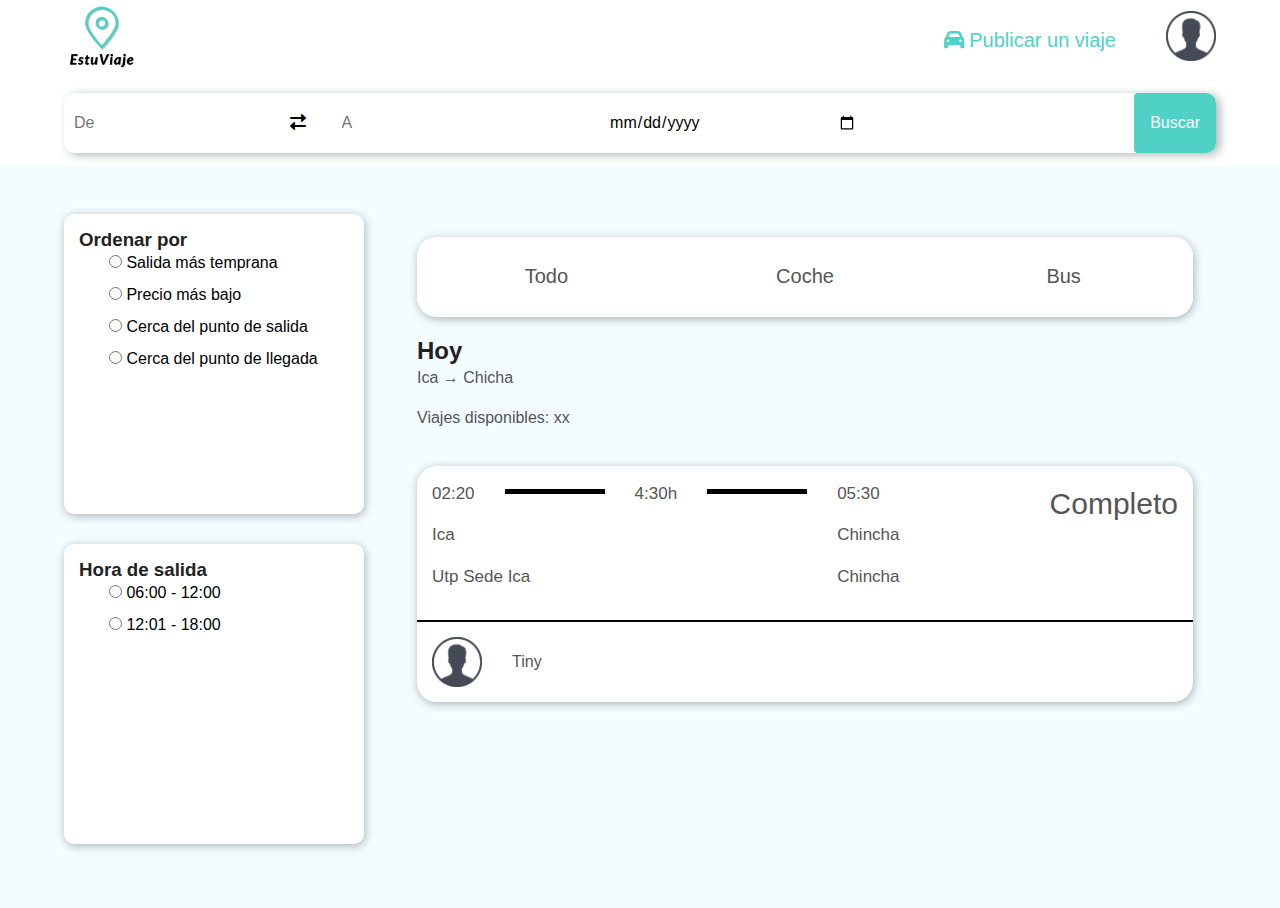
<file: buscarViaje.html>
<!DOCTYPE html>
<html lang="en">
<head>
    <meta charset="UTF-8">
    <meta name="viewport" content="width=device-width, initial-scale=1.0">
    <title>Buscar Viajes </title>
    <link href="https://fonts.googleapis.com/css2?family=Montserrat:wght@400;700&display=swap" rel="stylesheet">
    <link rel="stylesheet" href="/styles/global.css">
    <link rel="stylesheet" href="/styles/bucarViaje.css">
    <link href="https://cdnjs.cloudflare.com/ajax/libs/font-awesome/6.0.0-beta3/css/all.min.css" rel="stylesheet">
    <link href="https://cdnjs.cloudflare.com/ajax/libs/font-awesome/6.0.0-beta3/css/all.min.css" rel="stylesheet">
</head>
<body>
    <header class="contenedor_cabecera">
        <div class="cabecera">
            <a href="index.html"><img class="logoEstuViaje" src="img/logoEstuviaje-removebg-preview.png" alt="Logo Estuviaje"></a>
        <nav class="cabecera__nav">
            <a href="#" class="cabecera__link"> <i class="fas fa-car"></i> Publicar un viaje</a>
            <a href="#" class="perfil-usuario">
                <img src="img/fotoPerfil.png" alt="Foto del perfil del usuario ">
            </a>
        </nav>
        </div>
    </header>

    
    <form class="buscar">
        <div class="buscar_contenedor">
            <div class="partida">
                <input type="text" placeholder="De">
                <button class="cambio_partida"><i class="fas fa-exchange-alt"></i></button>
            </div>
            <div class="destino">
                <input type="text" placeholder="A">
            </div>
            <div class="fecha">
                <input type="date" name="" id="" placeholder="Hoy">
            </div>
            <div class="pasajeros">
                <input type="number" >
            </div>
            <button class="btn_buscar">Buscar</button>
        </div>
    </form>

    <div class="contenedor_principal">
        <aside class="aside">
            <div class="filtros">
                <div>
                    <h3>Ordenar por</h3>
                    <a href="borrar todo"></a>
                </div>
                <div>
                    <ul>
                        <li>
                            <label class="radio-label">
                                <input type="radio" name="filtro" class="custom-radio">
                                Salida más temprana
                            </label><br>
                        </li>
                        <li>
                            <label class="radio-label">
                                <input type="radio" name="filtro" class="custom-radio">
                                Precio más bajo
                            </label><br>
                        </li>
                        <li>
                            <label class="radio-label">
                                <input type="radio" name="filtro" class="custom-radio">
                                Cerca del punto de salida
                            </label><br>
                        </li>
                        <li>
                            <label class="radio-label">
                                <input type="radio" name="filtro" class="custom-radio">
                                Cerca del punto de llegada
                            </label>
                        </li>
                    
                    
                    </ul>
                    
                </div>
            </div>
            <div class="filtros">
                <div>
                    <h3>Hora de salida</h3>
                </div>
                <div>
                    <ul>
                        <li>
                            <label class="radio-label">
                                <input type="radio" name="filtro" class="custom-radio">
                                06:00 - 12:00
                            </label><br>
                        </li>   
                        <li>
                            <label class="radio-label">
                                <input type="radio" name="filtro" class="custom-radio">
                                12:01 - 18:00
                            </label>
                        </li>
                    </ul>
                </div>
            </div>
        </aside>


        <main class="main">

            <section class="filtro_vehiculo" role="tablist" aria-multiselectable="false">
                <div role="tab" aria-selected="false" class="filtro_opcion todo">
                    <p>Todo</p>
                </div>
                <div role="tab" aria-selected="false" class="filtro_opcion auto">
                    <p>Coche</p>
                </div>
                <div role="tab" aria-selected="false" class="filtro_opcion bus">
                    <p>Bus</p>
                </div>
            </section> 
            
            <section>
                <h2>Hoy</h2>
                <p>Ica → Chicha</p>
                <p>Viajes disponibles: xx</p>
            </section>

            <section class="Contenedor_viajes">
                <div class="viajes_dia" id="hoy">
                    <ul class="lista_viajes">
                        <li>
                            <div class="viaje">
                                <div class="viaje_detalles">
                                    <div class="viaje_detalle_partida">
                                        <div class="viaje_detalle_duracion">
                                            <p>02:20</p>
                                            <div class="viaje_duracion" ></div>
                                            <p>4:30h</p>
                                            <div class="viaje_duracion" ></div>
                                        </div>
                                        <div class="viaje_direccion_partida">
                                            <p>Ica</p>
                                            <p>Utp Sede Ica</p>
                                        </div>
                                    </div>
                                    <div class="viaje_detalle_llegada">
                                        <div class="viaje_hora_llegada">
                                            <p>05:30</p>
                                        </div>
                                        <div class="viaje_direccion_llegada">
                                            <p>Chincha</p>
                                            <p>Chincha</p>
                                        </div>
                                    </div>
                                    <div class="viaje_detalle_estado">
                                        <p>Completo</p>
                                    </div>
                                </div>
                                <div class="viaje_detalle_usuario">
                                    <div class="viaje_usuario">
                                        <img src="img/fotoPerfil.png" alt="Foto del perfil del usuario ">
                                        <p>Tiny</p>
                                    </div>
                                </div>
                            </div>
                        </li>
                        <li></li>
                    </ul>
                </div>
                    
            </section>
        </main>
    </div>
</body>
</html>
</file>
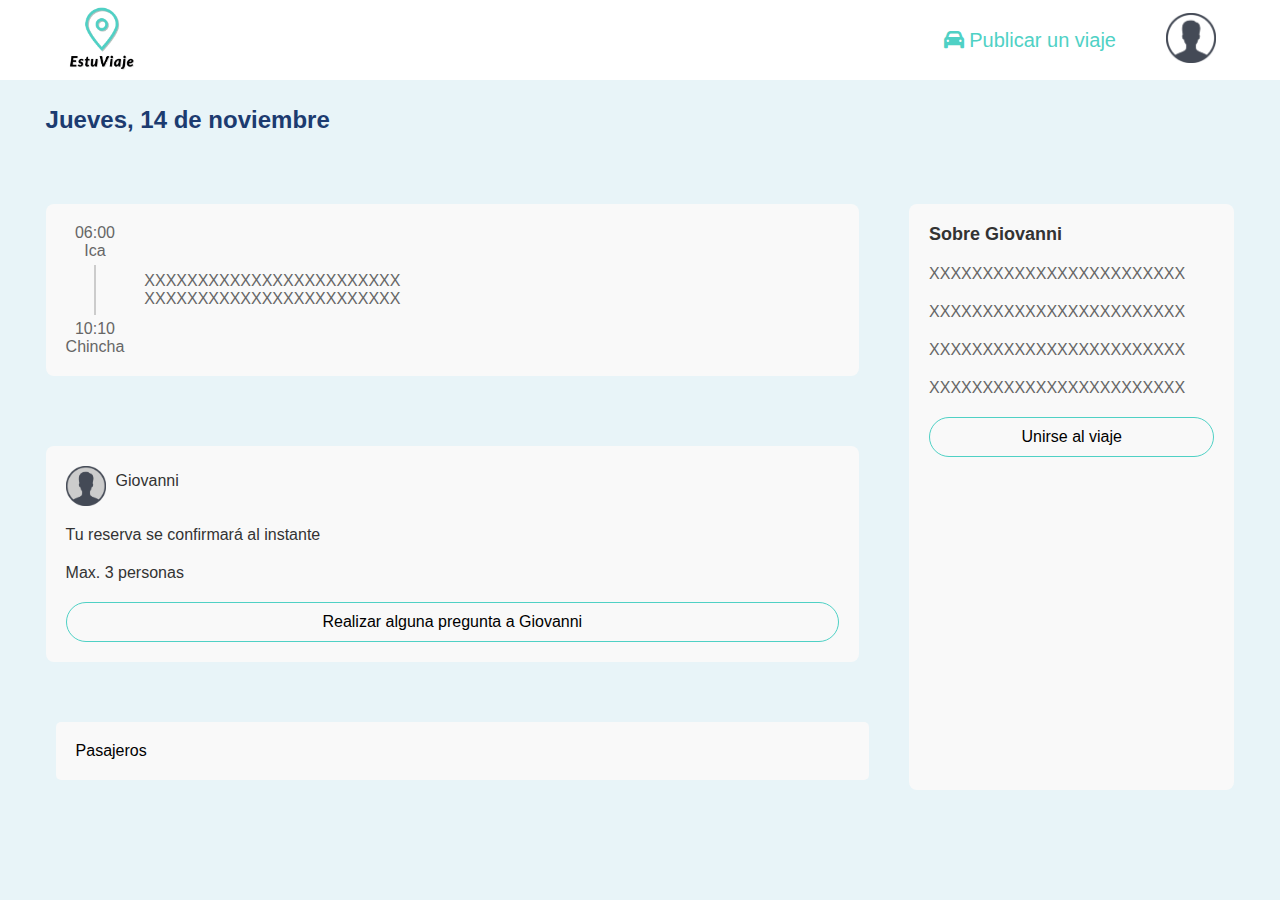
<file: detalleViaje.html>
<!DOCTYPE html>
<html lang="es">

<head>
    <meta charset="UTF-8">
    <meta name="viewport" content="width=device-width, initial-scale=1.0">
    <title>EstuViaje</title>
    <link rel="stylesheet" href="styles/detalleViaje.css">
    <link rel="stylesheet" href="/styles/bucarViaje.css">
    <link href="https://cdnjs.cloudflare.com/ajax/libs/font-awesome/6.0.0-beta3/css/all.min.css" rel="stylesheet">
    <link href="https://cdnjs.cloudflare.com/ajax/libs/font-awesome/6.0.0-beta3/css/all.min.css" rel="stylesheet">
</head>

<body>
    <header class="contenedor_cabecera">
        <div class="cabecera">
            <a href="index.html"><img class="logoEstuViaje" src="img/logoEstuviaje-removebg-preview.png" alt="Logo Estuviaje"></a>
        <nav class="cabecera__nav">
            <a href="#" class="cabecera__link"> <i class="fas fa-car"></i> Publicar un viaje</a>
            <a href="#" class="perfil-usuario">
                <img src="img/fotoPerfil.png" alt="Foto del perfil del usuario ">
            </a>
        </nav>
        </div>
    </header>

    <main>

        <div class="container">
            <section>
                <h1>Jueves, 14 de noviembre</h1>
            </section>
            <section class="detalle_viaje">
                <div class="container_detalle_usuario">
                    <div class="trip-info">
                        <div class="trip-schedule">
                            <p>06:00</p>
                            <p>Ica</p>
                            <div class="divider"></div>
                            <p>10:10</p>
                            <p>Chincha</p>
                        </div>
                        <div class="trip-details">
                            <p>XXXXXXXXXXXXXXXXXXXXXXXX</p>
                            <p>XXXXXXXXXXXXXXXXXXXXXXXX</p>
                        </div>
                    </div>
        
                    <div class="driver-info">
                        <div class="driver-profile">
                            <div class="profile-pic">
                                <img src="img/fotoPerfil.png" alt="">
                            </div>
                            <p>Giovanni</p>
                        </div>
                        <p>Tu reserva se confirmará al instante</p>
                        <p>Max. 3 personas</p>
                        <button>Realizar alguna pregunta a Giovanni</button>
                    </div>
        
                    <div class="pasajeros">
                        <p>Pasajeros</p>
                    </div>
        
                </div>
                <div class="main-content">
        
                    <div class="about-driver">
                        <h2>Sobre Giovanni</h2>
                        <p>XXXXXXXXXXXXXXXXXXXXXXXX</p>
                        <p>XXXXXXXXXXXXXXXXXXXXXXXX</p>
                        <p>XXXXXXXXXXXXXXXXXXXXXXXX</p>
                        <p>XXXXXXXXXXXXXXXXXXXXXXXX</p>
                        <button>Unirse al viaje</button>
                    </div>
                </div>
            </section>
            
        </div>


    </main>

    

    
    
</body>

</html>
</file>
<file: styles/global.css>
*,
*::before,
*::after {
    box-sizing: border-box;
    margin: 0;
    padding: 0;
}

html {
    font-size: 100%; 
    line-height: 1.5;
    -webkit-font-smoothing: antialiased;
    scroll-behavior: smooth; 
}

body {
    font-family: Arial, Helvetica, sans-serif; 
    color: #333; 
    background-color: #F3FCFF; 
}


h1, h2, h3, h4, h5, h6 {
    font-weight: 600;
    line-height: 1.2;
    color: #222;
}

p {
    margin-bottom: 1rem;
    color: #555;
}


a {
    color: #007bff; 
    text-decoration: none;
}

a:hover, a:focus {
    text-decoration: underline;
}


img {
    max-width: 100%; 
    height: auto;
}


ul, ol {
    list-style: none;
    padding-left: 0;
}

li {
    margin-bottom: 0.5rem;
}

button {
    cursor: pointer;
    background-color: #007bff; 
    color: #fff;
    padding: 0.5rem 1rem;
    border: none;
    border-radius: 4px;
    font-size: 1rem;
    transition: background-color 0.3s ease;
}

button:hover {
    background-color: #0056b3; 
}

button:focus {
    outline: 2px solid #007bff;
}


input, textarea, select, button {
    font: inherit;
    color: inherit;
    border-radius: 4px;
}


.container {
    width: 100%;
    max-width: 1200px;
    margin: 0 auto;
    padding: 0 1rem;
}
</file>
<file: styles/bucarViaje.css>
body{
    display: flex;
    flex-direction: column;
    color: black;
}
.contenedor_cabecera{
    position: fixed;
    width: 100%;
    z-index: 1;
}

.cabecera{
    max-width: 100%;
    height: 80px;
    display: flex;
    justify-content: space-between;
    background-color: white;
    align-items: center;
    padding: 1% 5%;
}
.cabecera__nav{
    display: flex;
    gap: 50px;
    align-items: center;
}

.logoEstuViaje{
    width: 80px;
}

.cabecera__nav a{
    color: #4FD1C5;
    text-decoration: none;
    font-size: 20px;
}

.perfil-usuario i{
    font-size: 30px;
}

.perfil-usuario img{
    width: 50px;
}

.buscar{
    padding: 1% 5%;
    background-color: white;
    position: fixed;
    width: 100%;
    top: 80px;
    z-index: 1;
}

.buscar_contenedor{
    border-radius: 10px;
    background-color: white;
    display: flex;
    flex-direction: row;
    justify-content: space-between;
    overflow: hidden;
    box-shadow: #22323059 4px 2px 10px;

}

.partida{
    display: flex;
    flex-direction: row;
    justify-content: space-between;
}

.partida input, 
.destino input,
.fecha input,
.pasajeros input{
    width: 100%;
    height: 100%;
    outline: none;
    border: none;
}

.partida,
.destino,
.fecha,
.pasajeros{
    display: flex;
    width: 100%;
    margin: 10px;
    border-radius: 5px;
}


.cambio_partida{
    background-color: transparent;
}

.btn_buscar{
    background-color: #4FD1C5;
    color: white;
}

.contenedor_principal{
    margin-top: 150px;
    display: flex;
    flex-direction: row;
    padding: 5%;
    box-sizing: border-box;
    flex: 1;
    gap: 30px;
}

aside{
    max-width: max-content;
    display: flex;
    flex-direction: column;
    gap: 30px;
}

.filtros{
    background-color: white;
    width: 300px;
    height: 300px;
    border-radius: 10px;
    padding: 5%;
    box-shadow: #22323059 1px 2px 10px;

}

.custom-radio{
    accent-color: #4FD1C5;
}

.radio-label {
    position: relative;
    padding-left: 30px; 
    cursor: pointer;
    font-size: 16px;
}


main{
    width: 100%;
    height: auto;
    box-sizing: border-box;
    overflow: hidden;
    padding: 2%;
    gap: 20px;
    display: flex;
    flex-direction: column;
}

.filtro_vehiculo {
    display: flex;
    width: 100%;
    height: 80px;
    background-color: rgb(255, 255, 255);
    border-radius: 20px;
    justify-content: space-between;
    align-items: center;
    overflow: hidden;
    box-shadow: #22323059 1px 2px 10px;

}

.filtro_vehiculo div{
    color: black;
    text-decoration: none;
    transition: color 200ms ease;
    margin-bottom: 3px;
    position: relative;
}

.filtro_vehiculo div::after {
    content: '';
    position: absolute;
    bottom: -4px;
    left: 0;
    width: 0;
    height: 3px;
    background-color: #4FD1C5;
    transition: width 500ms ease; 
}

.filtro_vehiculo div:hover::after{
    width: 100%;
}

.filtro_vehiculo > .filtro_opcion {
    flex: 1;
    display: flex;
    justify-content: center;
    align-items: center;
    text-align: center;
    font-size: 20px;
    padding: 23px;
    width: 100%;
    border-radius: 10px;
    background-color: white;
    cursor: pointer;
    transition: background-color 0.3s ease;
}

.filtro_vehiculo > .filtro_opcion[aria-selected="true"] {
    background-color: #d1e7ff;
    border: 2px solid #007bff;
}

.filtro_vehiculo > .filtro_opcion:hover {
    background-color: #f0f0f0;
}

.filtro_opcion p{
    text-align: center;
    margin: 0;
}

.viaje{
    width: 100%;
    height: auto;
    background-color: white;
    flex-direction: column;
    flex-wrap: wrap;
    overflow: hidden;
    border-radius: 20px;
    box-shadow: #22323059 1px 2px 10px;
}



.viaje_detalles{
    display: flex;
    flex-direction: row;
    border-bottom: 2px solid;
}

.viaje_detalles p{
    font-size: 17px;
}

.viaje_detalle_partida{
    display: flex;
    flex-direction: column;
    flex: 30%;
    padding: 15px;
    padding-right: 0;
}

.viaje_detalle_duracion{
    display: flex;
    flex-direction: row;
    align-items: center;
}

.viaje_duracion{
    background-color: black;
    width: 100px;
    height: 5px;
    align-items: center;
    margin: 0 30px;
    margin-top: -20px;
    display: flex;
}

.viaje_direccion_partida{
    width: 100%;
}

.viaje_detalle_llegada{
    flex: 30%;
    padding: 15px;
    padding-left: 0;
}

.viaje_detalle_estado{
    flex: 40%;
    text-align: end;
    padding: 15px;
}

.viaje_detalle_estado p{
    font-size: 30px;
}

.viaje_detalle_usuario{
    padding: 15px;
    align-items: center;
}

.viaje_usuario{
    display: flex;
    flex-direction: row;
    gap: 30px;
    align-items: center;
    text-align: center;
}

.viaje_usuario p{
    margin: 0;
}

.viaje_usuario img{
    width: 50px;
}
</file>
<file: styles/detalleViaje.css>
* {
    margin: 0;
    padding: 0;
    box-sizing: border-box;
    font-family: Arial, sans-serif;
}

body {
    background-color: #E8F4F8;
    display: flex;
    align-items: center;
    flex-direction: column;
}

.contenedor_cabecera{
    position: fixed;
    width: 100%;
    z-index: 1;
}

.cabecera{
    max-width: 100%;
    height: 80px;
    display: flex;
    justify-content: space-between;
    background-color: white;
    align-items: center;
    padding: 1% 5%;
}
.cabecera__nav{
    display: flex;
    gap: 50px;
    align-items: center;
}

.logoEstuViaje{
    width: 80px;
}


.cabecera__nav a{
    color: #4FD1C5;
    text-decoration: none;
    font-size: 20px;
}

.perfil-usuario i{
    font-size: 30px;
}

.perfil-usuario img{
    width: 50px;
}

.container {
    width: 100%;
    height: auto;
    background-color: transparent;
    padding: 20px;
    border-radius: 8px;
    display: flex;
    flex-direction: column;
    gap: 50px;
    justify-content: space-between;
    margin-top: 60px;
}

.detalle_viaje{
    display: flex;
    flex-direction: row;
    gap: 50px;
}

.container_detalle_usuario{
    gap: 50px;
    display: flex;
    flex-direction: column;
    width: 100%;
}

h1 {
    text-align: left;
    color: #1C3B70;
    font-size: 24px;
    margin-bottom: 20px;
}

.trip-info {
    display: flex;
    align-items: center;
    margin-bottom: 20px;
    padding: 20px;
    background-color: #f9f9f9;
    border-radius: 8px;
}

.trip-schedule {
    display: flex;
    flex-direction: column;
    align-items: center;
    margin-right: 20px;
    color: #666;
}

.trip-schedule .divider {
    width: 2px;
    height: 50px;
    background-color: #CCCCCC;
    margin: 5px 0;
}

.trip-details p {
    color: #666;
    font-size: 16px;
}

.main-content {
    display: flex;
    justify-content: space-between;
    width: max-content;
    width: 40%;
}

.driver-info,
.pasajeros {
    padding: 20px;
    background-color: #f9f9f9;
    border-radius: 8px;
    gap: 10px;
    display: flex;
    flex-direction: column;
}

.about-driver{
    padding: 20px;
    background-color: #f9f9f9;
    border-radius: 8px;
    gap: 10px;
    display: flex;
    flex-direction: column;
    width: 100%;
}

.driver-profile {
    display: flex;
    align-items: center;
    margin-bottom: 10px;
}

.profile-pic {
    width: 40px;
    height: 40px;
    background-color: #CCCCCC;
    border-radius: 50%;
    margin-right: 10px;
}

.profile-pic img{
    width: 40px;
}



.driver-info p {
    color: #333;
    font-size: 16px;
    margin-bottom: 10px;
}

button {
    padding: 10px 20px;
    border: #4FD1C5 1px solid;
    border-radius: 20px;
    background-color: transparent;
    color: rgb(0, 0, 0);
    font-size: 16px;
    cursor: pointer;
    transition: 200ms;
}

button:hover {
    background-color: #4FD1C5;
    color: white;
}

.about-driver h2 {
    color: #333;
    font-size: 18px;
    margin-bottom: 10px;
}

.about-driver p {
    color: #666;
    font-size: 16px;
    margin-bottom: 10px;
}



.driver-info{
    width: 100%;
}
</file>
